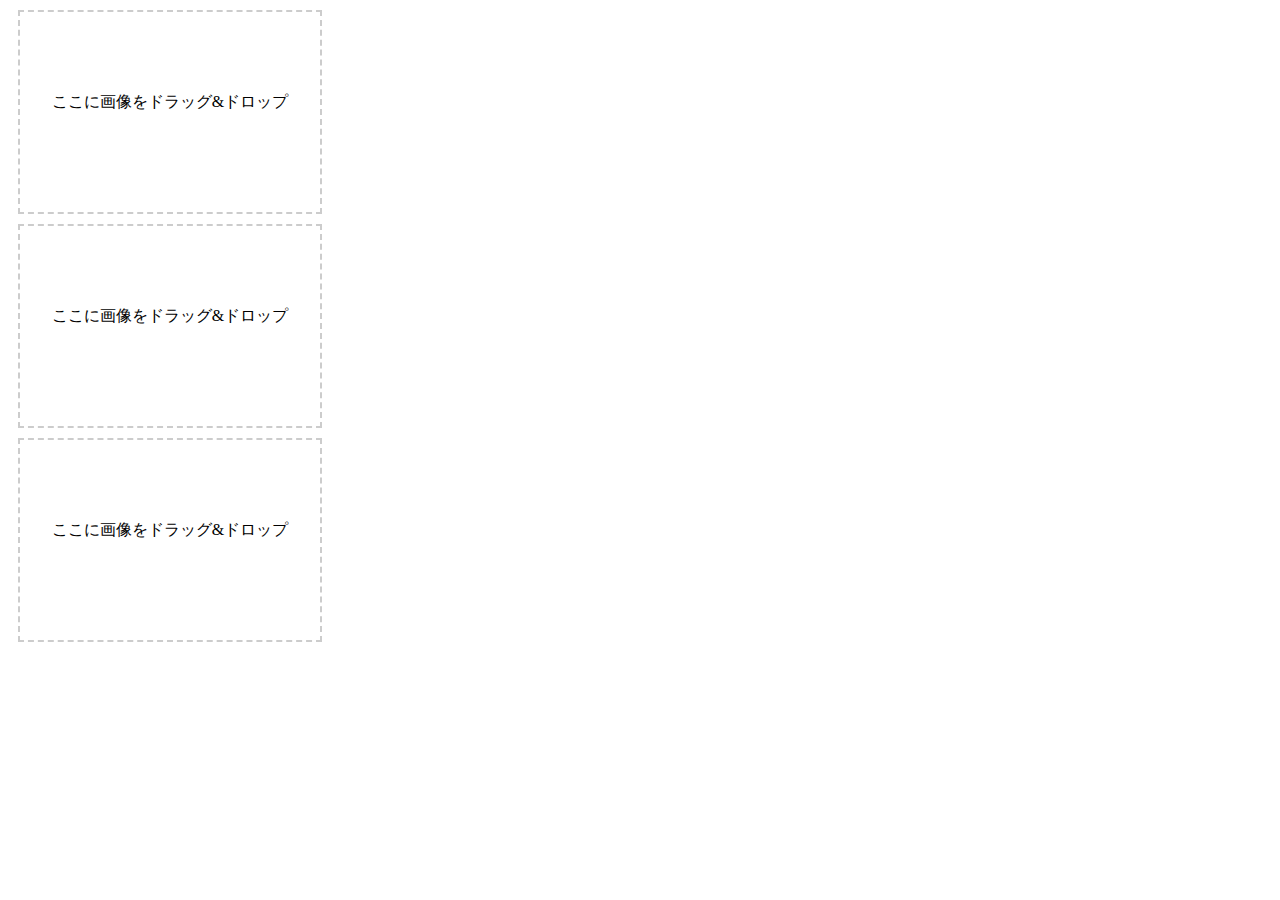
<file: drop-img.html>
<!DOCTYPE html>
<html lang="ja">

<head>
  <meta charset="UTF-8">
  <meta http-equiv="X-UA-Compatible" content="IE=edge">
  <meta name="viewport" content="width=device-width, initial-scale=1.0">
  <title>背景画像のドラッグアンドドロップ</title>
  <style>
    .drop_zone {
      border: 2px dashed #ccc;
      width: 300px;
      height: 200px;
      text-align: center;
      line-height: 180px;
      background-size: cover;
      margin: 10px;
    }
  </style>
</head>

<body>

  <div class="drop_zone">ここに画像をドラッグ&ドロップ</div>
  <div class="drop_zone">ここに画像をドラッグ&ドロップ</div>
  <div class="drop_zone">ここに画像をドラッグ&ドロップ</div>

  <script>
document.addEventListener("DOMContentLoaded", function () {
    var dropZones = document.getElementsByClassName("drop_zone");

    // ドロップゾーンごとに処理
    for (var i = 0; i < dropZones.length; i++) {
      var dropZone = dropZones[i];

      // ドラッグオーバーイベントのデフォルトアクションをキャンセル
      dropZone.addEventListener("dragover", function (e) {
        e.preventDefault();
      });

      // ドロップイベントを処理
      dropZone.addEventListener("drop", function (e) {
        e.preventDefault();

        var files = e.dataTransfer.files;
        var currentDropZone = e.currentTarget; // 現在のドロップゾーンを変数に格納

        if (files.length > 0) {
          var file = files[0];

          // 画像ファイルであるかチェック
          if (file.type.startsWith("image/")) {
            var reader = new FileReader();

            // 画像を読み込んだ後、background-imageプロパティにセットして表示
            reader.onload = function (event) {
              currentDropZone.style.backgroundImage = "url(" + event.target.result + ")";
              currentDropZone.textContent = ''; // テキストを消去
            };
            reader.readAsDataURL(file);
          }
        }
      });
    }
  });


  </script>

</body>

</html>
</file>
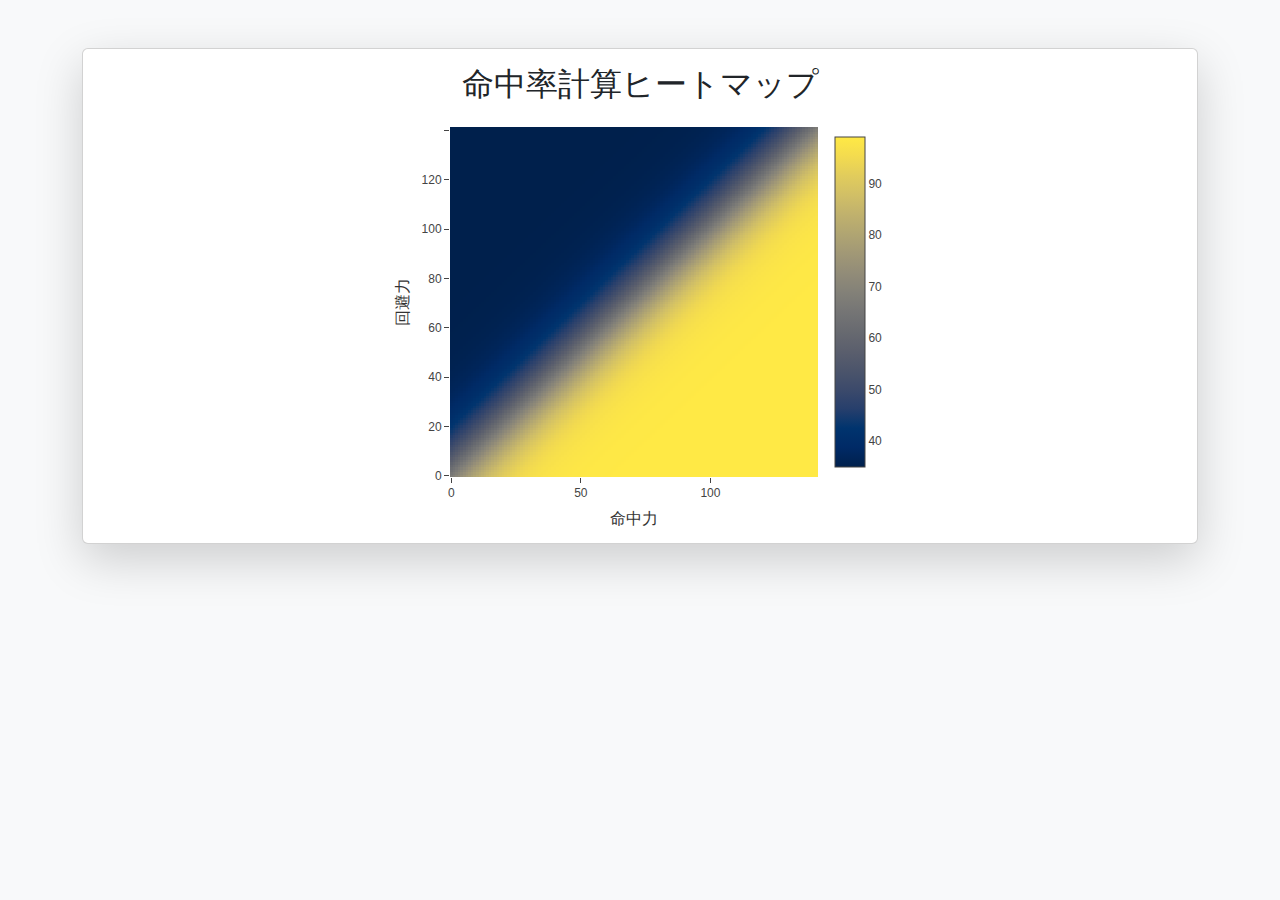
<file: hitchart.html>
<!DOCTYPE html>
<html lang="en">
<head>
    <meta charset="UTF-8">
    <meta http-equiv="X-UA-Compatible" content="IE=edge">
    <meta name="viewport" content="width=device-width, initial-scale=1.0">
    <title>命中率計算ヒートマップ</title>
    <link href="https://cdn.jsdelivr.net/npm/bootstrap@5.1.3/dist/css/bootstrap.min.css" rel="stylesheet">
    <script src="https://cdn.plot.ly/plotly-latest.min.js"></script>
</head>
<body class="bg-light">
    <div class="container py-5">
        <div class="row">
            <div class="col-12">
                <div class="card shadow-lg">
                    <div class="card-body">
                        <h2 class="card-title text-center">命中率計算ヒートマップ</h2>
                        <div class="d-flex justify-content-center mt-4 user-select-none" id="svg-container">
                            <div id="hitRateHeatmap"></div>
                        </div>
                    </div>
                </div>
            </div>
        </div>
    </div>
    <script>
        function calculateHitRate(hitPower, evasionPower, a, maxHitRate, minHitRate) {
            const baseHitRate = 1 / (1 + Math.exp(-a * (hitPower - evasionPower)));
            const adjustedHitRate = (minHitRate + baseHitRate * (maxHitRate - minHitRate)) * 100;
            return adjustedHitRate;
        }

        const a = 0.1;
        const maxHitRate = 0.99;
        const minHitRate = 0.35;

        const hitPowers = Array.from({length: 142}, (_, i) => i);
        const evasionPowers = Array.from({length: 142}, (_, i) => i);
        const hitRates = evasionPowers.map(evasionPower => hitPowers.map(hitPower => calculateHitRate(hitPower, evasionPower, a, maxHitRate, minHitRate)));

        const data = [{
            z: hitRates,
            x: hitPowers,
            y: evasionPowers,
            type: 'heatmap',
            colorscale: 'Cividis',
        }];

        const layout = {
            xaxis: {
                title: '命中力',
                titlefont: {
                    size: 16,
                    color: '#333'
                }
            },
            yaxis: {
                title: '回避力',
                titlefont: {
                    size: 16,
                    color: '#333'
                }
            },
            margin: {t: 0, r: 20, b: 50, l: 60},
            font: {
                family: 'Raleway, sans-serif'
            },
            paper_bgcolor: '#fff',
            plot_bgcolor: '#f5f5f5',
            autosize: false,
            width: 500,
            height: 400,
        };

        Plotly.newPlot('hitRateHeatmap', data, layout);
    </script>
</body>
</html>
</file>
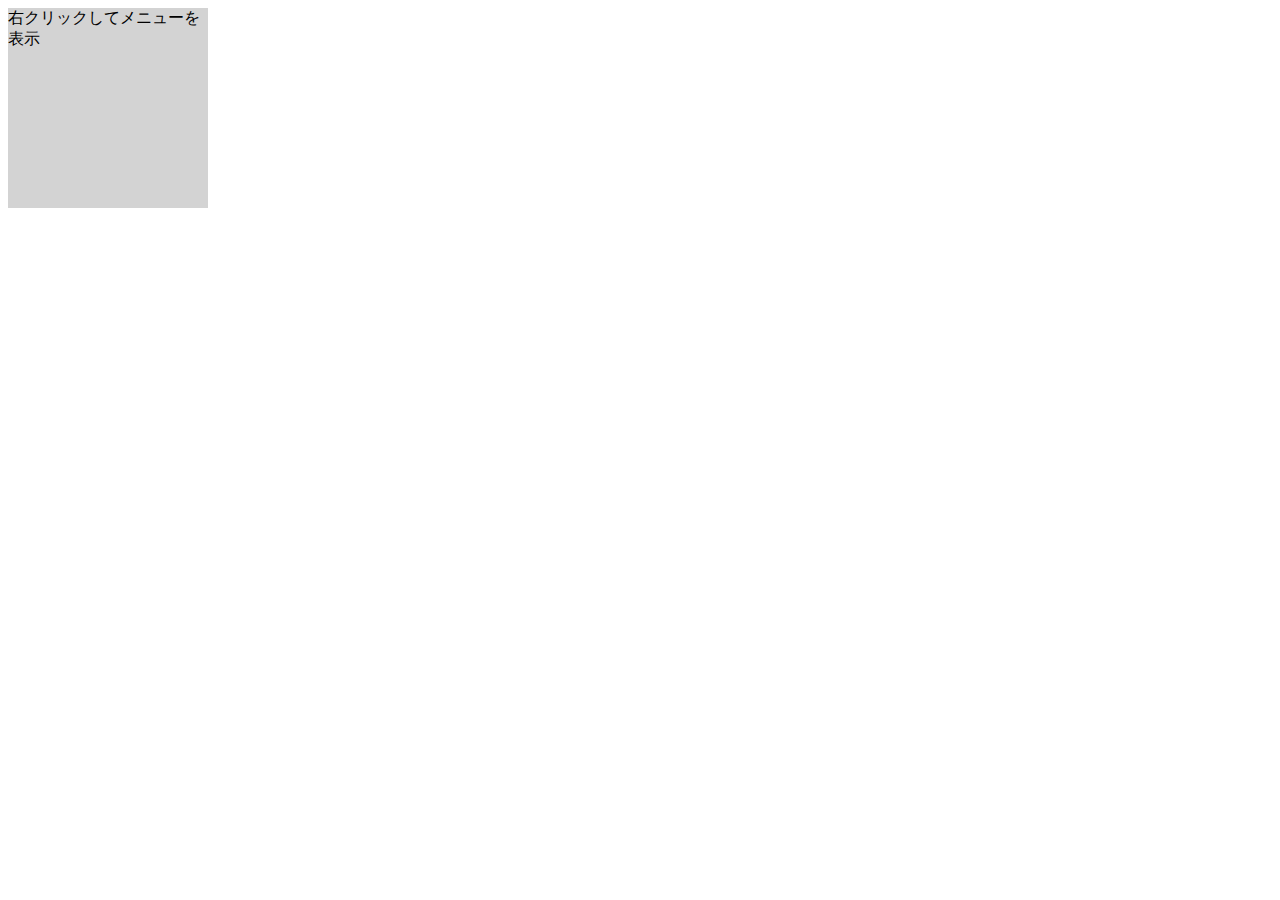
<file: menu.html>
<!DOCTYPE html>
<html lang="en">
<head>
    <meta charset="UTF-8">
    <title>Right Click Menu</title>
    <style>
/* styles.css */

.context-menu {
    display: none;
    position: absolute;
    list-style: none;
    padding: 10px;
    background-color: white;
    border: 1px solid #ccc;
}

.context-menu li {
    padding: 5px 10px;
}

.context-menu li:hover {
    background-color: #f0f0f0;
}

    </style>
</head>
<body>
    <div id="element" style="width: 200px; height: 200px; background-color: lightgray;">
        右クリックしてメニューを表示
    </div>

    <ul id="context-menu" class="context-menu">
        <li>Option 1</li>
        <li>Option 2</li>
        <li>Option 3</li>
    </ul>

<script>
// script.js

document.addEventListener("DOMContentLoaded", function () {
    var element = document.getElementById("element");
    var contextMenu = document.getElementById("context-menu");

    element.addEventListener("contextmenu", function (e) {
        e.preventDefault();
        contextMenu.style.top = e.clientY + "px";
        contextMenu.style.left = e.clientX + "px";
        contextMenu.style.display = "block";
    });

    window.addEventListener("click", function (e) {
        if (e.button !== 2) {
            contextMenu.style.display = "none";
        }
    });
});

</script>
</body>
</html>
</file>
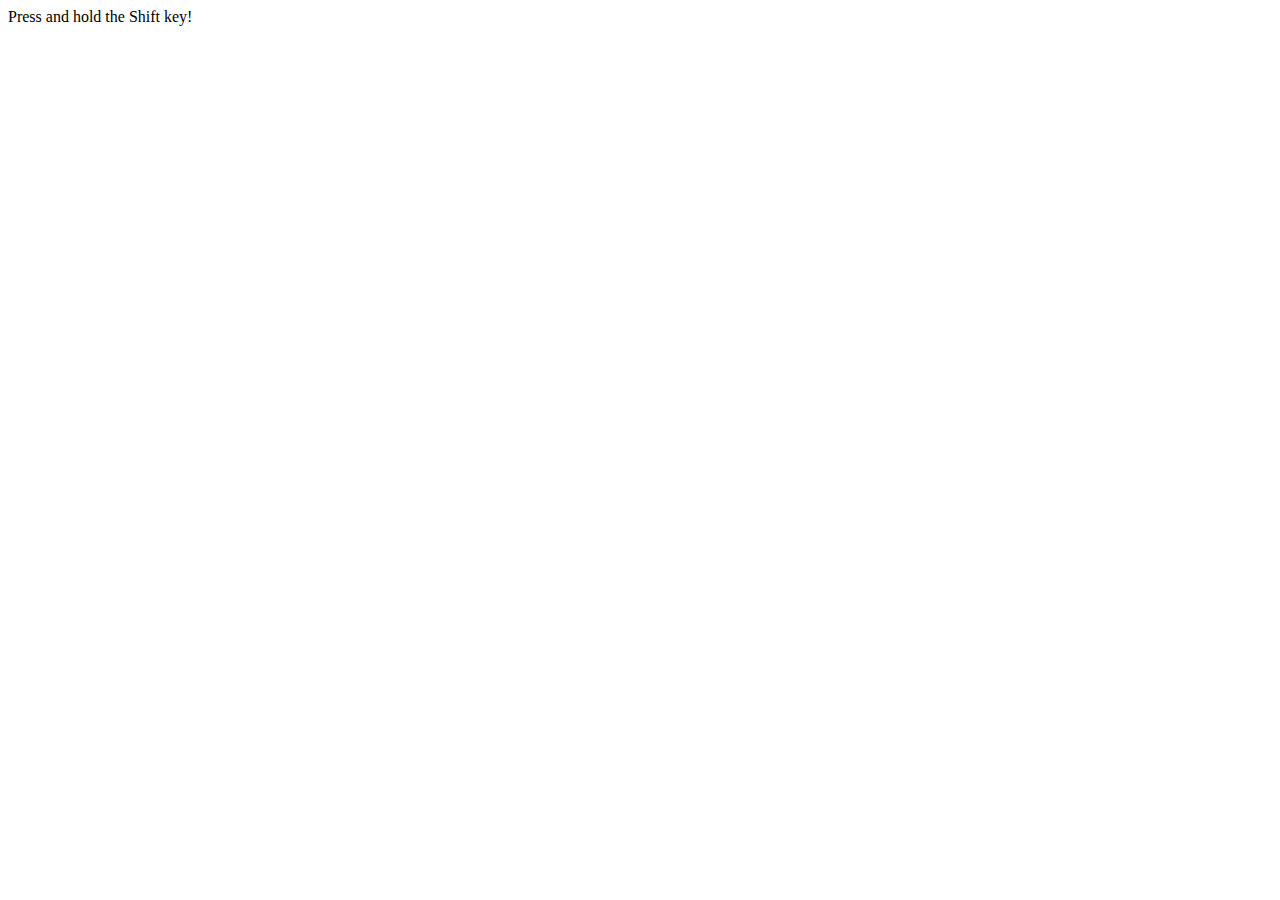
<file: shifthover.html>
<!DOCTYPE html>
<html lang="en">
<head>
    <meta charset="UTF-8">
    <meta http-equiv="X-UA-Compatible" content="IE=edge">
    <meta name="viewport" content="width=device-width, initial-scale=1.0">
    <title>Shift Key Example</title>
    <style>
        .active {
            background-color: yellow;
            font-weight: bold;
        }
    </style>
    <script>
        document.addEventListener('DOMContentLoaded', function() {
            var targetElement = document.getElementById('target');

            document.addEventListener('keydown', function(event) {
                if (event.key === 'Shift') {
                    targetElement.classList.add('active');
                }
            });

            document.addEventListener('keyup', function(event) {
                if (event.key === 'Shift') {
                    targetElement.classList.remove('active');
                }
            });
        });
    </script>
</head>
<body>
    <div id="target">Press and hold the Shift key!</div>
</body>
</html>
</file>
